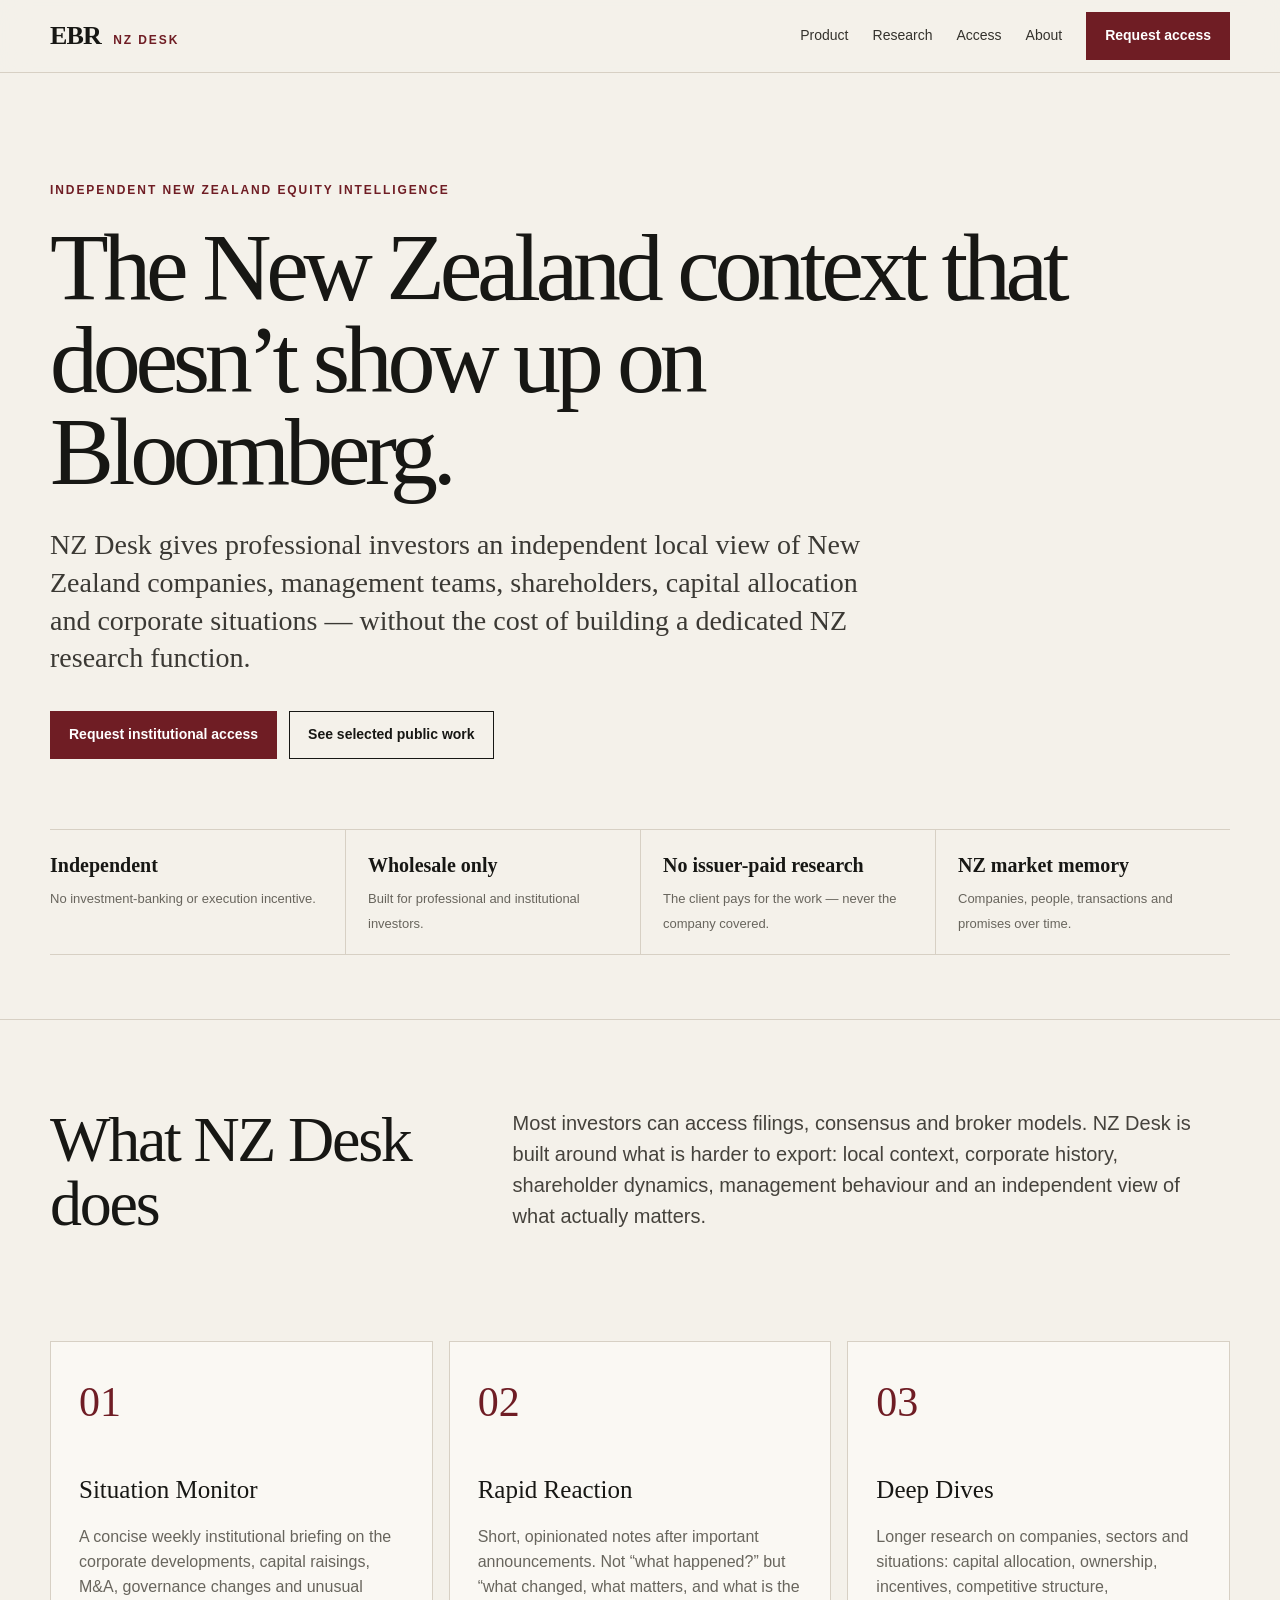
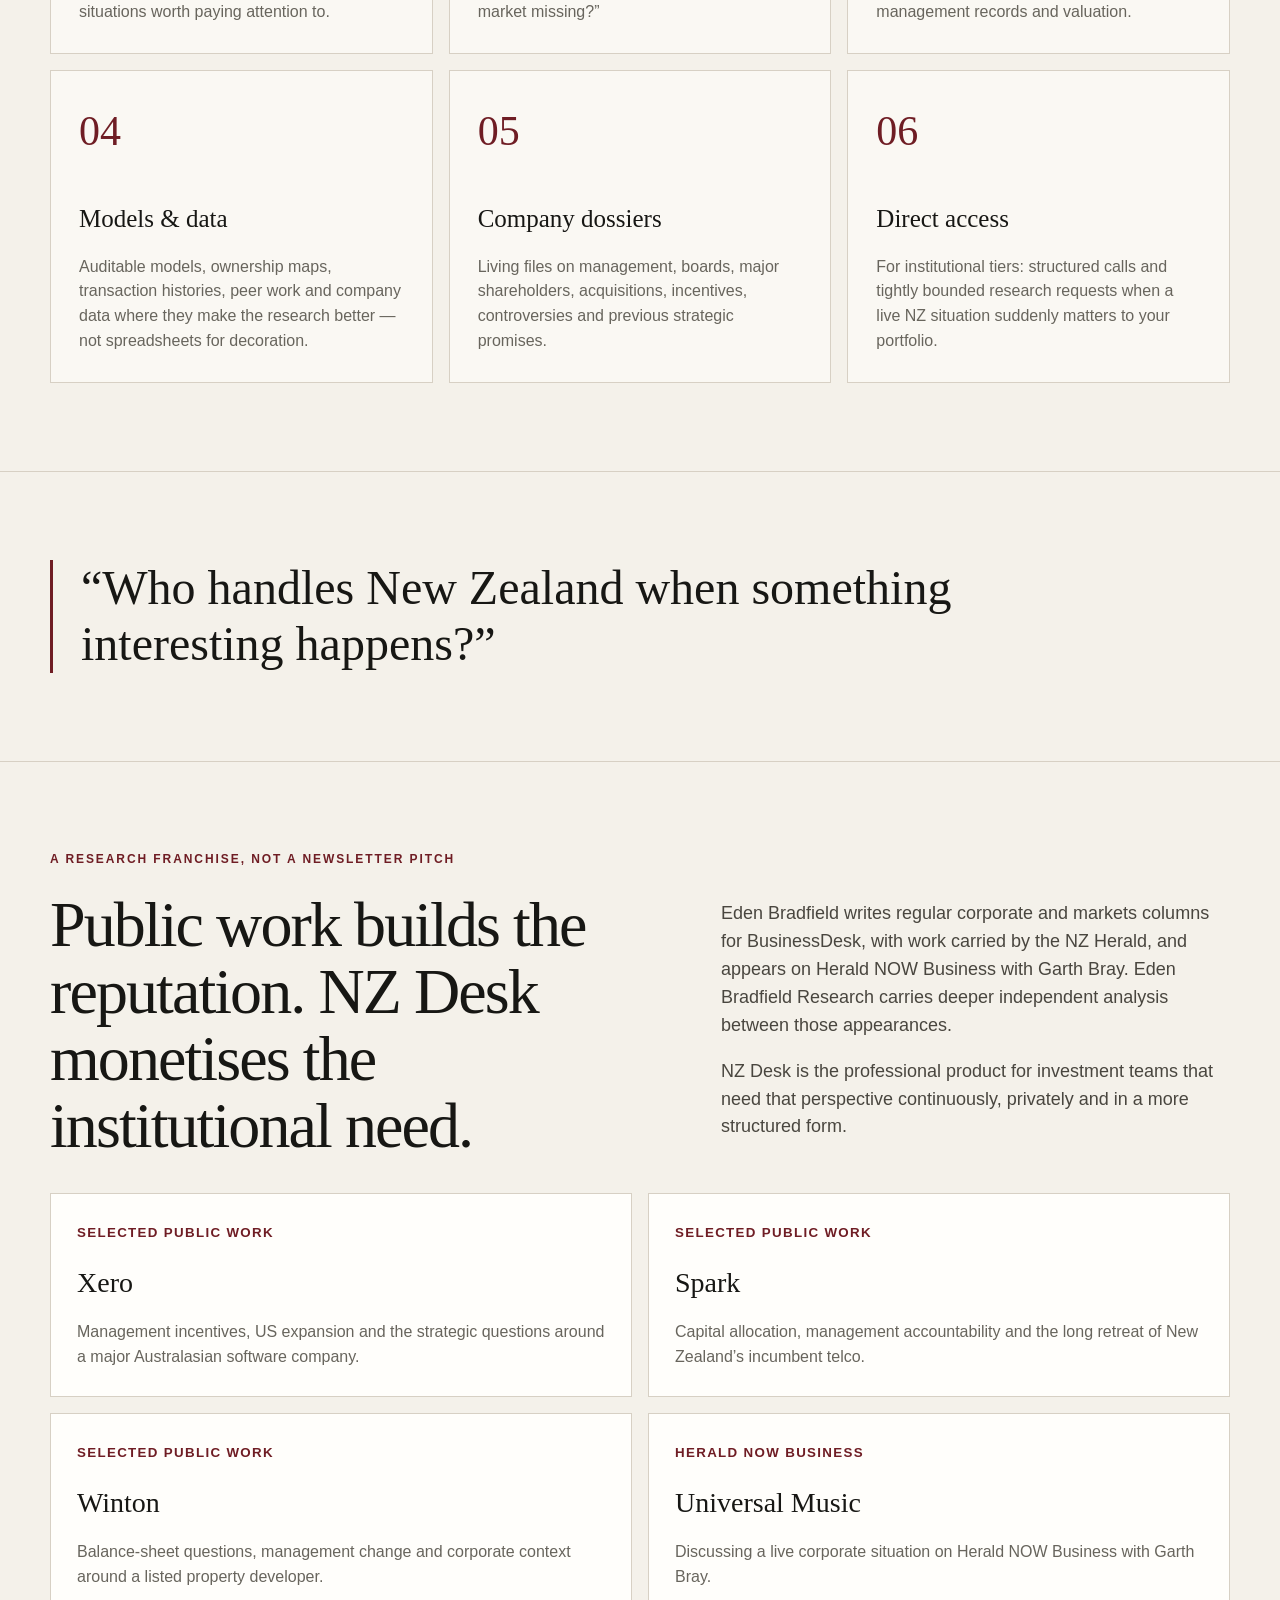
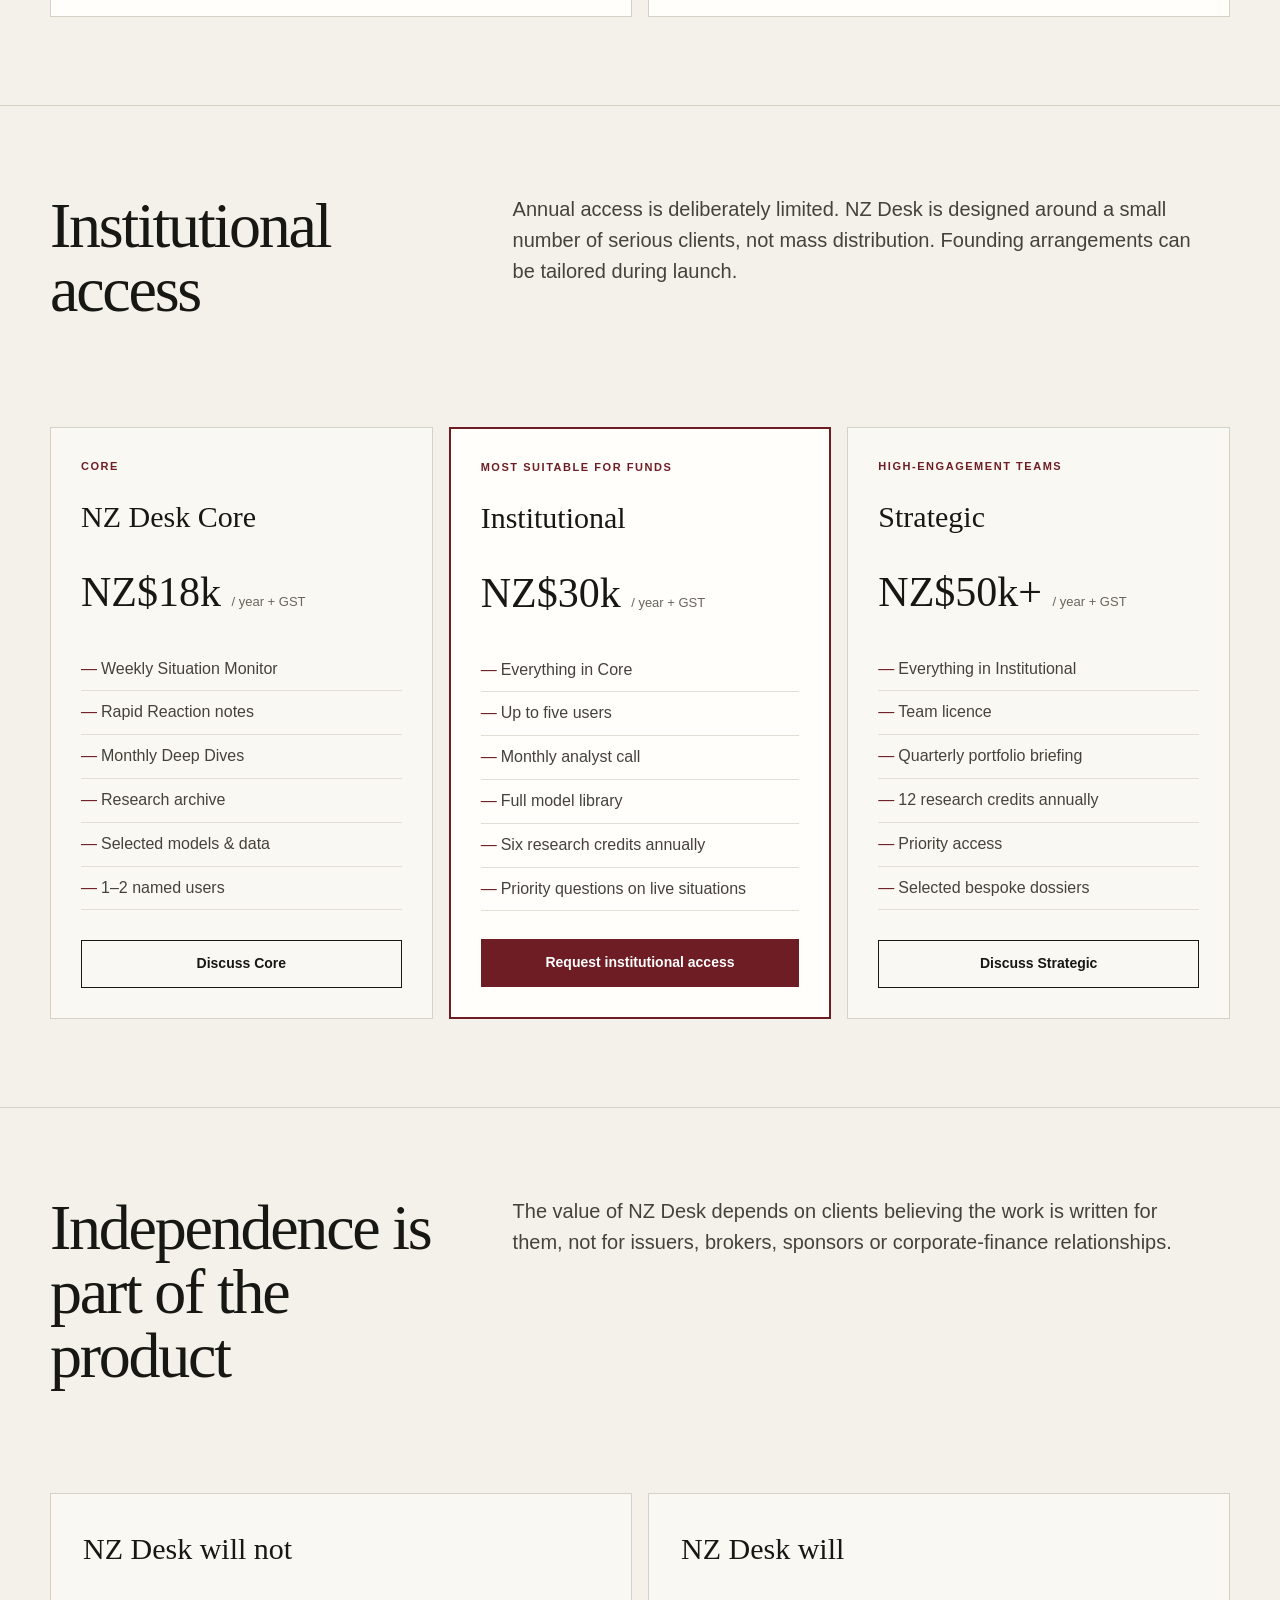
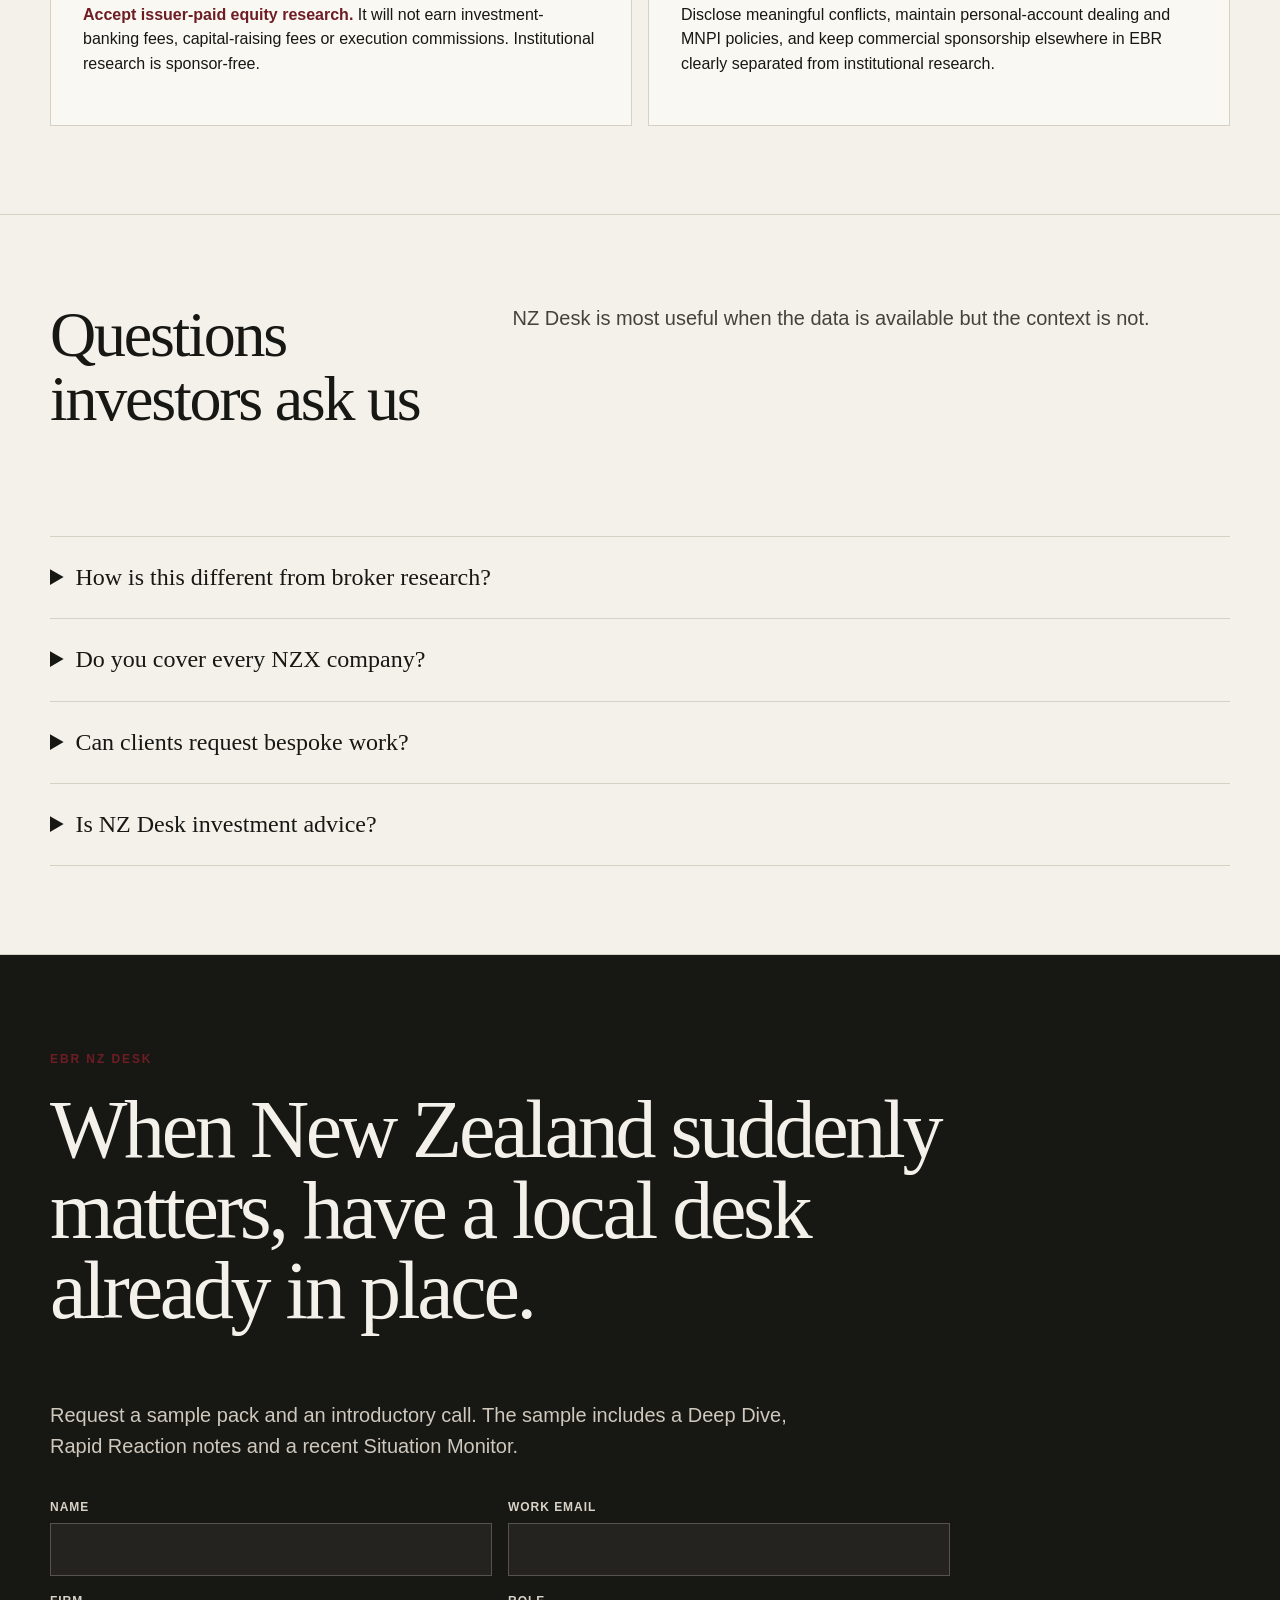
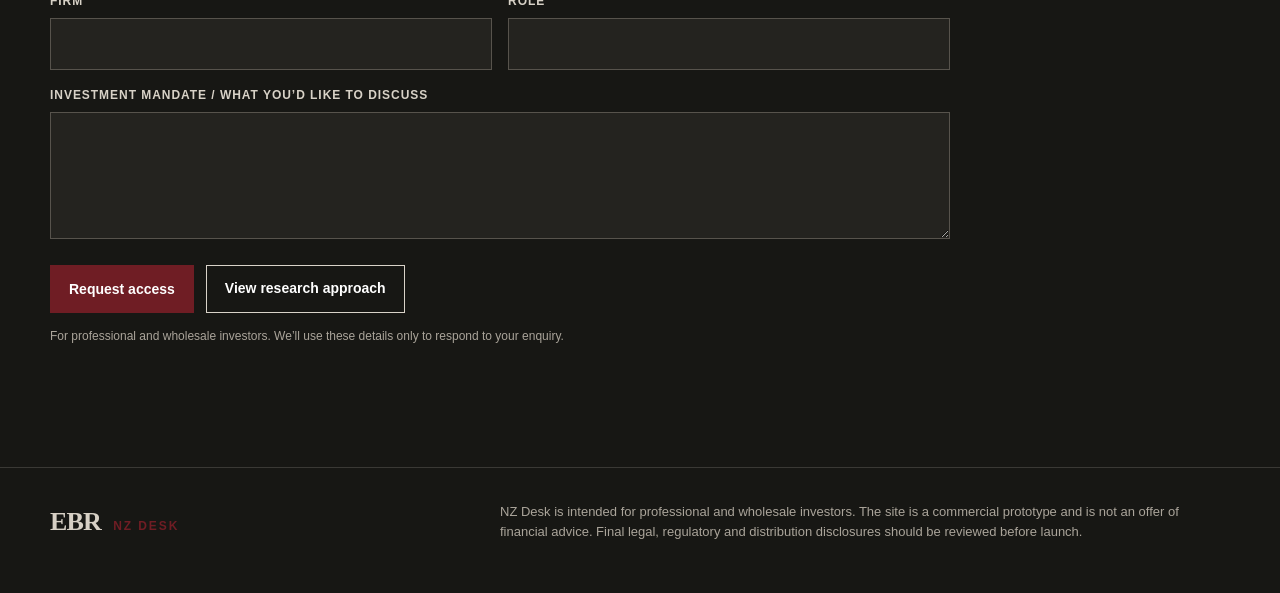
<file: index.html>
<!doctype html>
<html lang="en">
<head>
  <meta charset="utf-8" />
  <meta name="viewport" content="width=device-width, initial-scale=1" />
  <title>EBR NZ Desk — Independent New Zealand Equity Intelligence</title>
  <meta name="description" content="Independent New Zealand equity research and local market intelligence for global institutional investors." />
  <meta property="og:title" content="EBR NZ Desk" />
  <meta property="og:description" content="The New Zealand context that doesn’t show up on Bloomberg." />
  <link rel="stylesheet" href="styles.css" />
</head>
<body>
<header class="header">
  <div class="container nav">
    <a class="brand" href="index.html"><strong>EBR</strong><span>NZ Desk</span></a>
    <nav class="navlinks">
      <a href="#product">Product</a>
      <a href="research.html">Research</a>
      <a href="#pricing">Access</a>
      <a href="about.html">About</a>
      <a class="btn primary" href="#contact" data-contact>Request access</a>
    </nav>
    <button class="menu" aria-label="Open menu">☰</button>
  </div>
</header>

<main>
<section class="hero">
  <div class="container">
    <div class="eyebrow">Independent New Zealand equity intelligence</div>
    <h1>The New Zealand context that doesn’t show up on Bloomberg.</h1>
    <p class="lede">NZ Desk gives professional investors an independent local view of New Zealand companies, management teams, shareholders, capital allocation and corporate situations — without the cost of building a dedicated NZ research function.</p>
    <div class="hero-actions">
      <a class="btn primary" href="#contact" data-contact>Request institutional access</a>
      <a class="btn" href="research.html">See selected public work</a>
    </div>
    <div class="proofbar">
      <div class="proof"><strong>Independent</strong><span>No investment-banking or execution incentive.</span></div>
      <div class="proof"><strong>Wholesale only</strong><span>Built for professional and institutional investors.</span></div>
      <div class="proof"><strong>No issuer-paid research</strong><span>The client pays for the work — never the company covered.</span></div>
      <div class="proof"><strong>NZ market memory</strong><span>Companies, people, transactions and promises over time.</span></div>
    </div>
  </div>
</section>

<section class="section" id="product">
  <div class="container">
    <div class="section-head">
      <h2>What NZ Desk does</h2>
      <p>Most investors can access filings, consensus and broker models. NZ Desk is built around what is harder to export: local context, corporate history, shareholder dynamics, management behaviour and an independent view of what actually matters.</p>
    </div>
    <div class="grid-3">
      <article class="card"><div class="num">01</div><h3>Situation Monitor</h3><p>A concise weekly institutional briefing on the corporate developments, capital raisings, M&A, governance changes and unusual situations worth paying attention to.</p></article>
      <article class="card"><div class="num">02</div><h3>Rapid Reaction</h3><p>Short, opinionated notes after important announcements. Not “what happened?” but “what changed, what matters, and what is the market missing?”</p></article>
      <article class="card"><div class="num">03</div><h3>Deep Dives</h3><p>Longer research on companies, sectors and situations: capital allocation, ownership, incentives, competitive structure, management records and valuation.</p></article>
      <article class="card"><div class="num">04</div><h3>Models & data</h3><p>Auditable models, ownership maps, transaction histories, peer work and company data where they make the research better — not spreadsheets for decoration.</p></article>
      <article class="card"><div class="num">05</div><h3>Company dossiers</h3><p>Living files on management, boards, major shareholders, acquisitions, incentives, controversies and previous strategic promises.</p></article>
      <article class="card"><div class="num">06</div><h3>Direct access</h3><p>For institutional tiers: structured calls and tightly bounded research requests when a live NZ situation suddenly matters to your portfolio.</p></article>
    </div>
  </div>
</section>

<section class="section">
  <div class="container">
    <div class="quote">“Who handles New Zealand when something interesting happens?”</div>
  </div>
</section>

<section class="section">
  <div class="container media-strip">
    <div>
      <div class="eyebrow">A research franchise, not a newsletter pitch</div>
      <div class="big">Public work builds the reputation. NZ Desk monetises the institutional need.</div>
    </div>
    <div>
      <p>Eden Bradfield writes regular corporate and markets columns for BusinessDesk, with work carried by the NZ Herald, and appears on Herald NOW Business with Garth Bray. Eden Bradfield Research carries deeper independent analysis between those appearances.</p>
      <p>NZ Desk is the professional product for investment teams that need that perspective continuously, privately and in a more structured form.</p>
    </div>
  </div>
  <div class="container work-grid">
    <a class="work-card" href="https://edenbradfieldresearch.substack.com/p/hero-to-xero-to-zero-shares" target="_blank" rel="noreferrer"><small>Selected public work</small><h3>Xero</h3><p>Management incentives, US expansion and the strategic questions around a major Australasian software company.</p></a>
    <a class="work-card" href="https://edenbradfieldresearch.substack.com/p/spark-reefton-prada-aaa" target="_blank" rel="noreferrer"><small>Selected public work</small><h3>Spark</h3><p>Capital allocation, management accountability and the long retreat of New Zealand’s incumbent telco.</p></a>
    <a class="work-card" href="https://edenbradfieldresearch.substack.com/p/meehan-gone-michelin-economics-endeavour" target="_blank" rel="noreferrer"><small>Selected public work</small><h3>Winton</h3><p>Balance-sheet questions, management change and corporate context around a listed property developer.</p></a>
    <a class="work-card" href="https://www.linkedin.com/posts/garthbray_why-does-eden-bradfield-have-my-cash-in-a-activity-7467315464298188801-9F0q" target="_blank" rel="noreferrer"><small>Herald NOW Business</small><h3>Universal Music</h3><p>Discussing a live corporate situation on Herald NOW Business with Garth Bray.</p></a>
  </div>
</section>

<section class="section" id="pricing">
  <div class="container">
    <div class="section-head">
      <h2>Institutional access</h2>
      <p>Annual access is deliberately limited. NZ Desk is designed around a small number of serious clients, not mass distribution. Founding arrangements can be tailored during launch.</p>
    </div>
    <div class="pricing">
      <article class="price-card">
        <div class="tag">Core</div>
        <h3>NZ Desk Core</h3>
        <div class="price">NZ$18k <span>/ year + GST</span></div>
        <ul class="clean"><li>Weekly Situation Monitor</li><li>Rapid Reaction notes</li><li>Monthly Deep Dives</li><li>Research archive</li><li>Selected models & data</li><li>1–2 named users</li></ul>
        <a class="btn" href="#contact" data-contact>Discuss Core</a>
      </article>
      <article class="price-card featured">
        <div class="tag">Most suitable for funds</div>
        <h3>Institutional</h3>
        <div class="price">NZ$30k <span>/ year + GST</span></div>
        <ul class="clean"><li>Everything in Core</li><li>Up to five users</li><li>Monthly analyst call</li><li>Full model library</li><li>Six research credits annually</li><li>Priority questions on live situations</li></ul>
        <a class="btn primary" href="#contact" data-contact>Request institutional access</a>
      </article>
      <article class="price-card">
        <div class="tag">High-engagement teams</div>
        <h3>Strategic</h3>
        <div class="price">NZ$50k+ <span>/ year + GST</span></div>
        <ul class="clean"><li>Everything in Institutional</li><li>Team licence</li><li>Quarterly portfolio briefing</li><li>12 research credits annually</li><li>Priority access</li><li>Selected bespoke dossiers</li></ul>
        <a class="btn" href="#contact" data-contact>Discuss Strategic</a>
      </article>
    </div>
  </div>
</section>

<section class="section">
  <div class="container">
    <div class="section-head">
      <h2>Independence is part of the product</h2>
      <p>The value of NZ Desk depends on clients believing the work is written for them, not for issuers, brokers, sponsors or corporate-finance relationships.</p>
    </div>
    <div class="policy">
      <div class="policy-card"><h3>NZ Desk will not</h3><p><strong>Accept issuer-paid equity research.</strong> It will not earn investment-banking fees, capital-raising fees or execution commissions. Institutional research is sponsor-free.</p></div>
      <div class="policy-card"><h3>NZ Desk will</h3><p>Disclose meaningful conflicts, maintain personal-account dealing and MNPI policies, and keep commercial sponsorship elsewhere in EBR clearly separated from institutional research.</p></div>
    </div>
  </div>
</section>

<section class="section">
  <div class="container">
    <div class="section-head"><h2>Questions investors ask us</h2><p>NZ Desk is most useful when the data is available but the context is not.</p></div>
    <div class="faq">
      <details><summary>How is this different from broker research?</summary><p>Broker research is strong at forecasts, models and corporate access. NZ Desk is deliberately complementary: corporate history, ownership, capital allocation, management behaviour, special situations and an independent local interpretation without an execution incentive.</p></details>
      <details><summary>Do you cover every NZX company?</summary><p>No. Scarcity is deliberate. Coverage focuses on companies and situations where local knowledge, corporate memory and independent judgement can change the investment conclusion.</p></details>
      <details><summary>Can clients request bespoke work?</summary><p>Institutional and Strategic clients receive a bounded number of research credits. Larger custom diligence assignments are scoped and priced separately.</p></details>
      <details><summary>Is NZ Desk investment advice?</summary><p>The service is intended for professional/wholesale clients. Final legal and regulatory disclosures should be confirmed before deployment and cross-border distribution.</p></details>
    </div>
  </div>
</section>

<section class="cta" id="contact">
  <div class="container">
    <div class="eyebrow">EBR NZ Desk</div>
    <h2>When New Zealand suddenly matters, have a local desk already in place.</h2>
    <p>Request a sample pack and an introductory call. The sample includes a Deep Dive, Rapid Reaction notes and a recent Situation Monitor.</p>
    <form class="access-form" name="nz-desk-access" method="POST" data-netlify="true" netlify-honeypot="bot-field">
      <input type="hidden" name="form-name" value="nz-desk-access" />
      <p class="honeypot"><label>Don’t fill this out if you’re human: <input name="bot-field" /></label></p>
      <div class="form-grid">
        <label><span>Name</span><input type="text" name="name" required autocomplete="name" /></label>
        <label><span>Work email</span><input type="email" name="email" required autocomplete="email" /></label>
        <label><span>Firm</span><input type="text" name="firm" required autocomplete="organization" /></label>
        <label><span>Role</span><input type="text" name="role" autocomplete="organization-title" /></label>
      </div>
      <label class="full"><span>Investment mandate / what you’d like to discuss</span><textarea name="mandate" rows="4"></textarea></label>
      <div class="hero-actions"><button class="btn primary" type="submit">Request access</button><a class="btn" href="research.html">View research approach</a></div>
      <p class="form-note">For professional and wholesale investors. We’ll use these details only to respond to your enquiry.</p>
    </form>
  </div>
</section>
</main>

<footer class="footer">
  <div class="container footer-row">
    <div><a class="brand" href="index.html"><strong>EBR</strong><span>NZ Desk</span></a></div>
    <div class="footer-note">NZ Desk is intended for professional and wholesale investors. The site is a commercial prototype and is not an offer of financial advice. Final legal, regulatory and distribution disclosures should be reviewed before launch.</div>
  </div>
</footer>
<script src="script.js"></script>
</body>
</html>
</file>
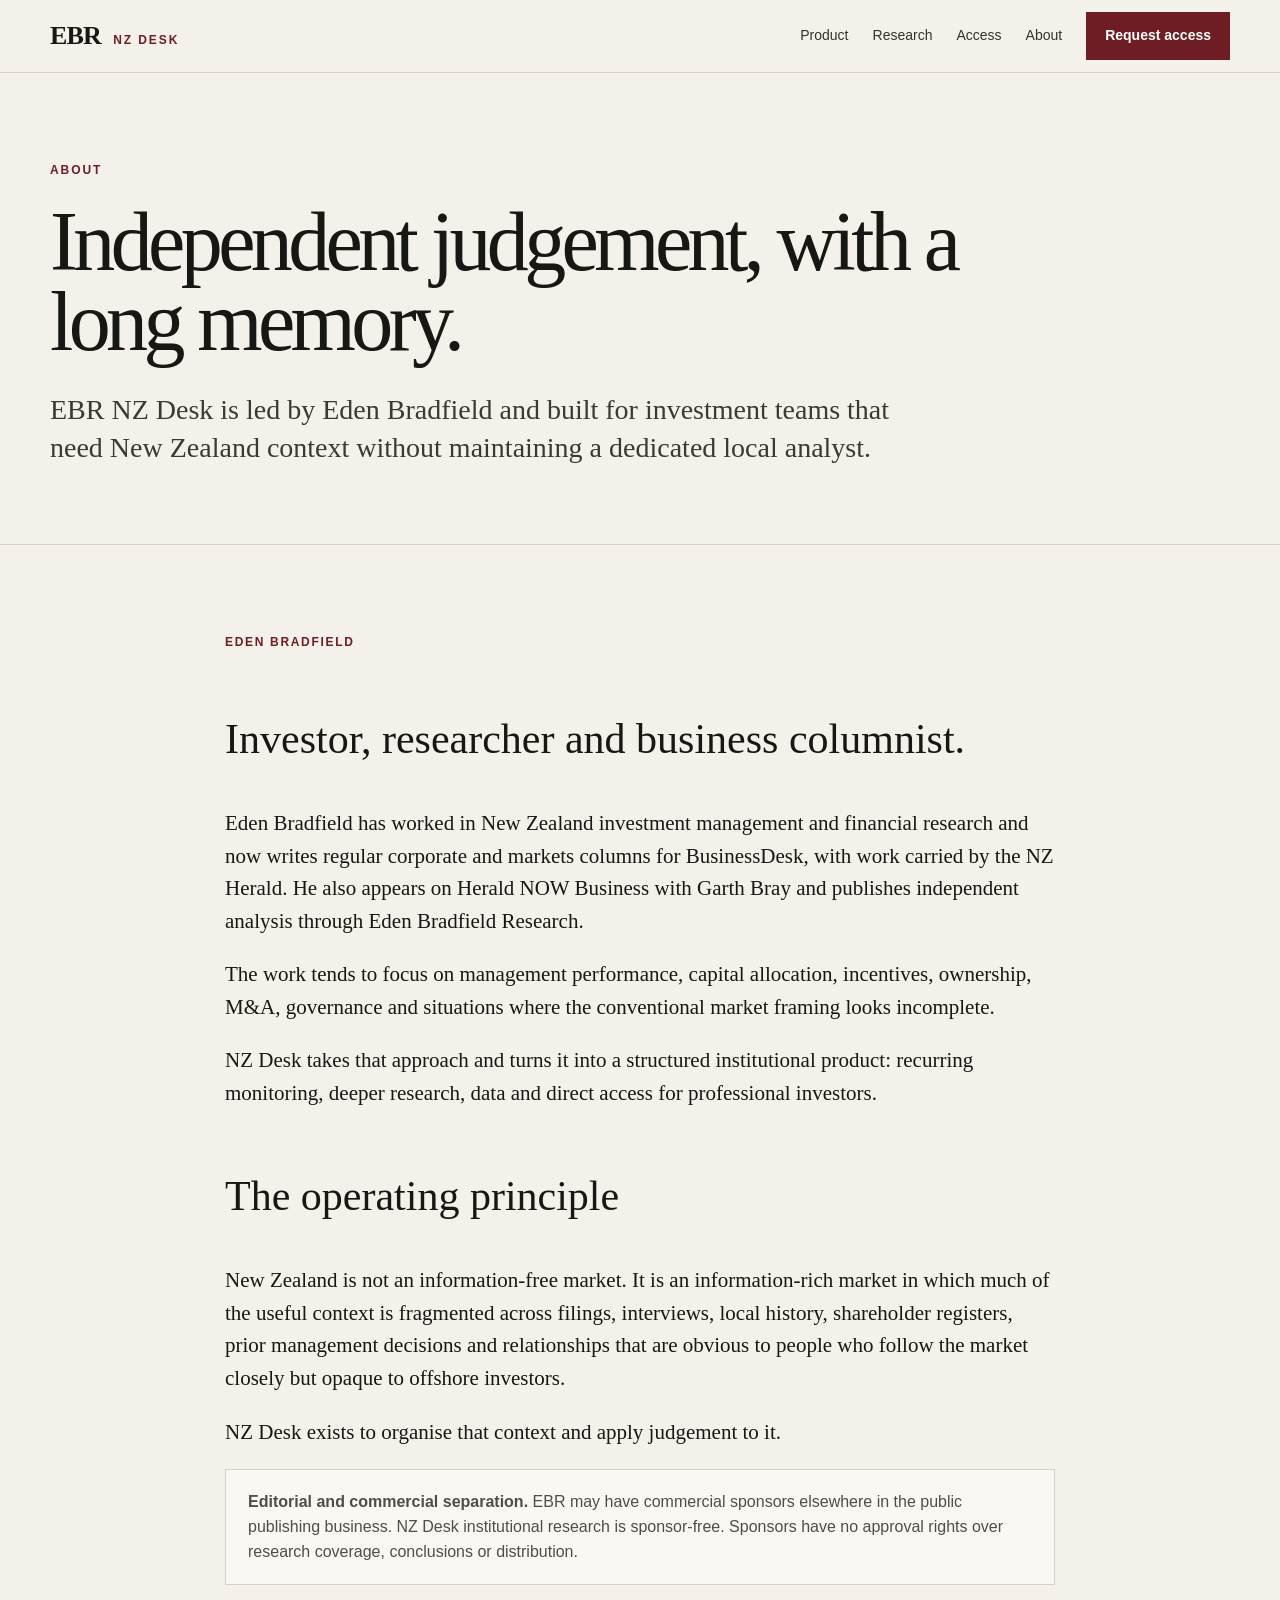
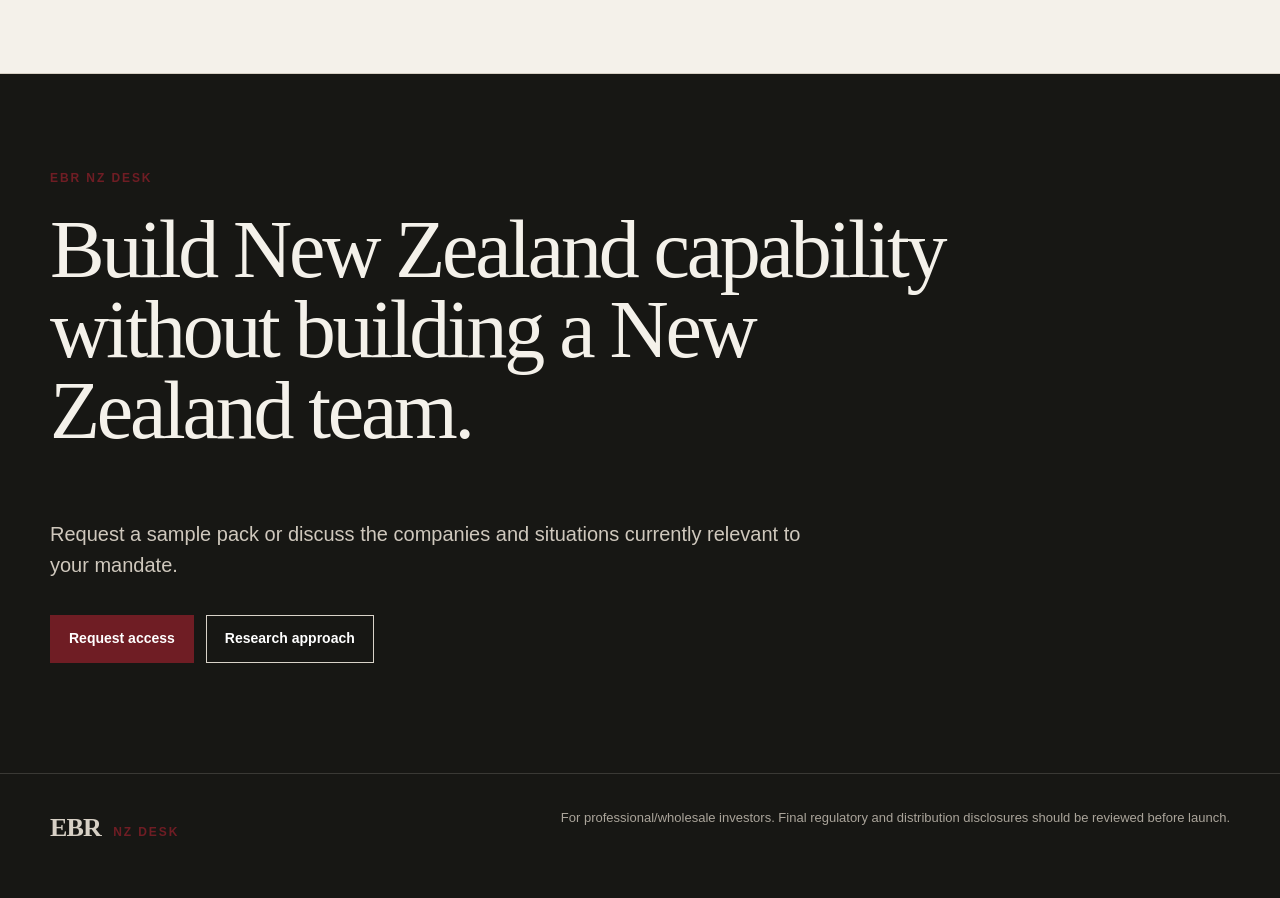
<file: about.html>
<!doctype html>
<html lang="en"><head><meta charset="utf-8"><meta name="viewport" content="width=device-width,initial-scale=1"><title>About — EBR NZ Desk</title><meta name="description" content="About Eden Bradfield and EBR NZ Desk."><link rel="stylesheet" href="styles.css"></head>
<body>
<header class="header"><div class="container nav"><a class="brand" href="index.html"><strong>EBR</strong><span>NZ Desk</span></a><nav class="navlinks"><a href="index.html#product">Product</a><a href="research.html">Research</a><a href="index.html#pricing">Access</a><a href="about.html">About</a><a class="btn primary" href="#" data-contact>Request access</a></nav><button class="menu">☰</button></div></header>
<main>
<section class="page-hero"><div class="container"><div class="eyebrow">About</div><h1>Independent judgement, with a long memory.</h1><p class="lede">EBR NZ Desk is led by Eden Bradfield and built for investment teams that need New Zealand context without maintaining a dedicated local analyst.</p></div></section>
<section class="section"><div class="container editorial">
<div class="kicker">Eden Bradfield</div>
<h2>Investor, researcher and business columnist.</h2>
<p>Eden Bradfield has worked in New Zealand investment management and financial research and now writes regular corporate and markets columns for BusinessDesk, with work carried by the NZ Herald. He also appears on Herald NOW Business with Garth Bray and publishes independent analysis through Eden Bradfield Research.</p>
<p>The work tends to focus on management performance, capital allocation, incentives, ownership, M&A, governance and situations where the conventional market framing looks incomplete.</p>
<p>NZ Desk takes that approach and turns it into a structured institutional product: recurring monitoring, deeper research, data and direct access for professional investors.</p>
<h2>The operating principle</h2>
<p>New Zealand is not an information-free market. It is an information-rich market in which much of the useful context is fragmented across filings, interviews, local history, shareholder registers, prior management decisions and relationships that are obvious to people who follow the market closely but opaque to offshore investors.</p>
<p>NZ Desk exists to organise that context and apply judgement to it.</p>
<div class="notice"><strong>Editorial and commercial separation.</strong> EBR may have commercial sponsors elsewhere in the public publishing business. NZ Desk institutional research is sponsor-free. Sponsors have no approval rights over research coverage, conclusions or distribution.</div>
</div></section>
<section class="cta"><div class="container"><div class="eyebrow">EBR NZ Desk</div><h2>Build New Zealand capability without building a New Zealand team.</h2><p>Request a sample pack or discuss the companies and situations currently relevant to your mandate.</p><div class="hero-actions"><a class="btn primary" href="#" data-contact>Request access</a><a class="btn" href="research.html">Research approach</a></div></div></section>
</main><footer class="footer"><div class="container footer-row"><div><a class="brand" href="index.html"><strong>EBR</strong><span>NZ Desk</span></a></div><div class="footer-note">For professional/wholesale investors. Final regulatory and distribution disclosures should be reviewed before launch.</div></div></footer><script src="script.js"></script></body></html>
</file>
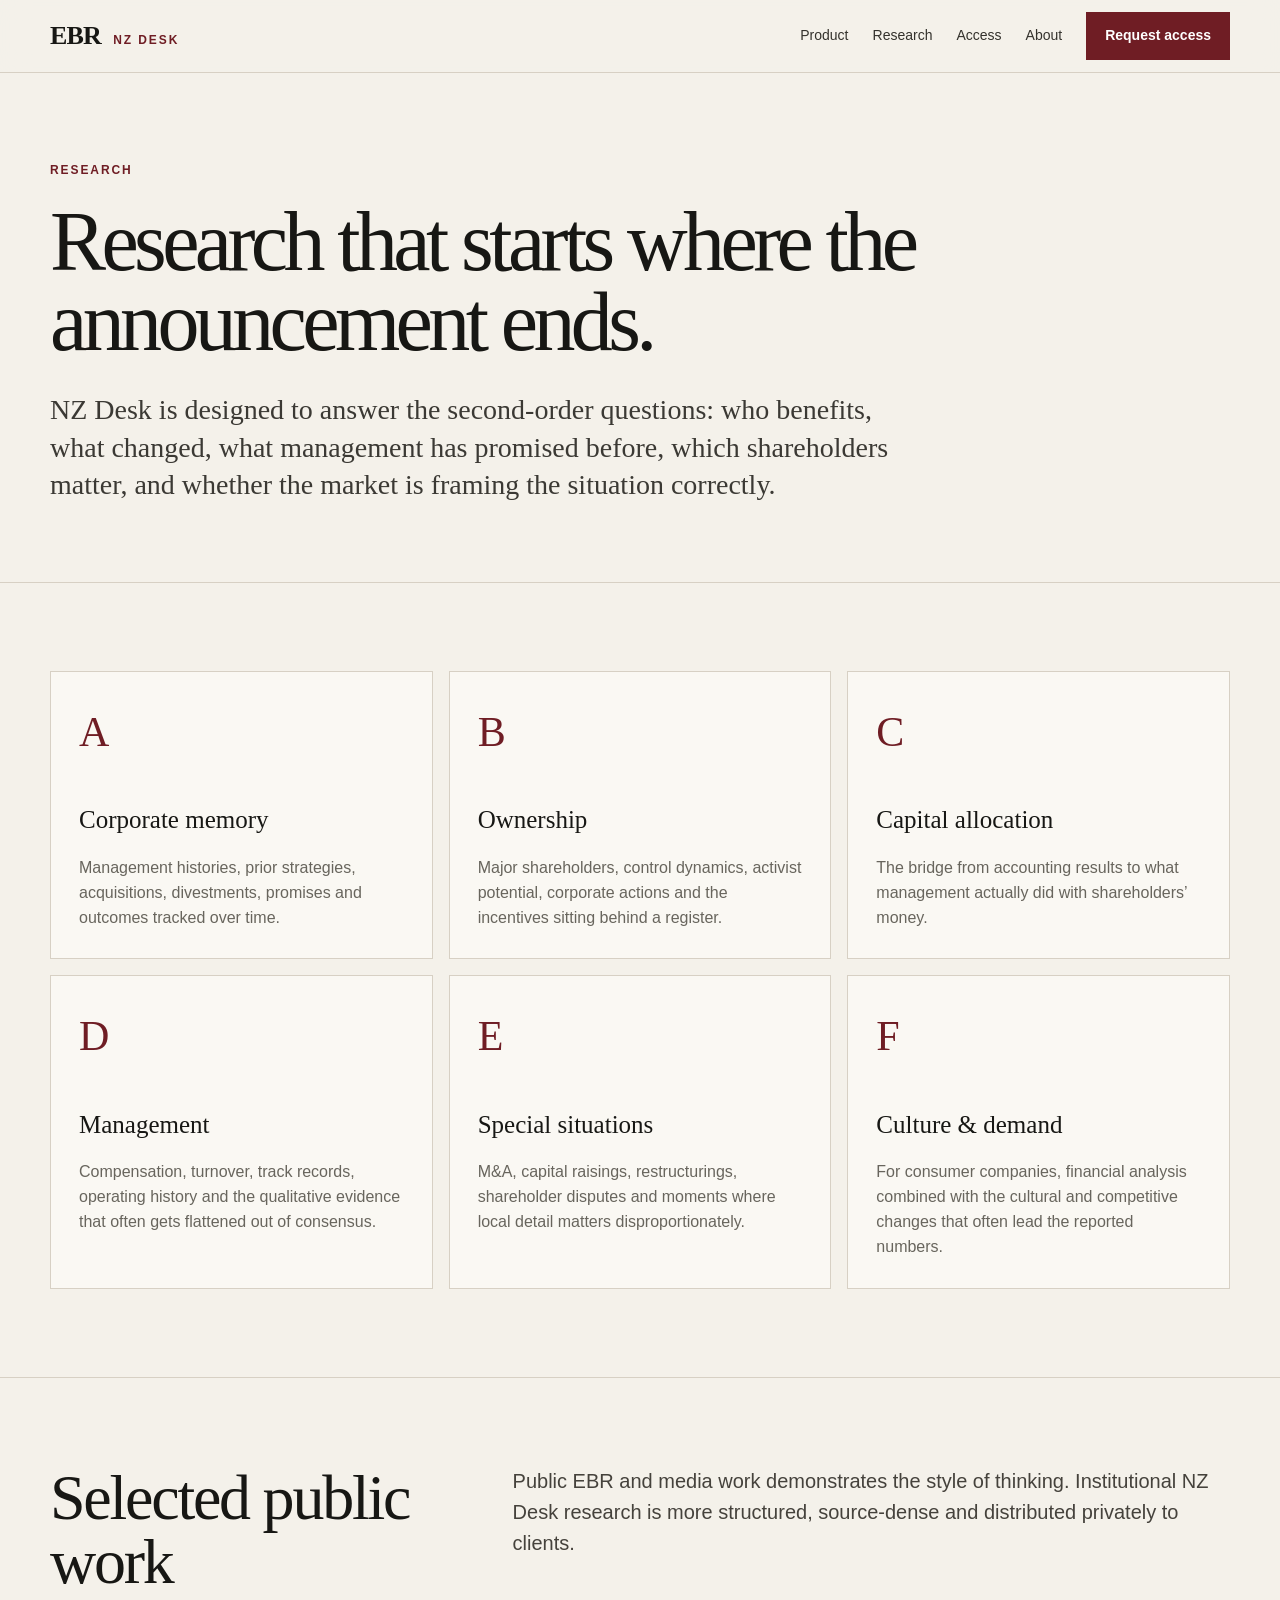
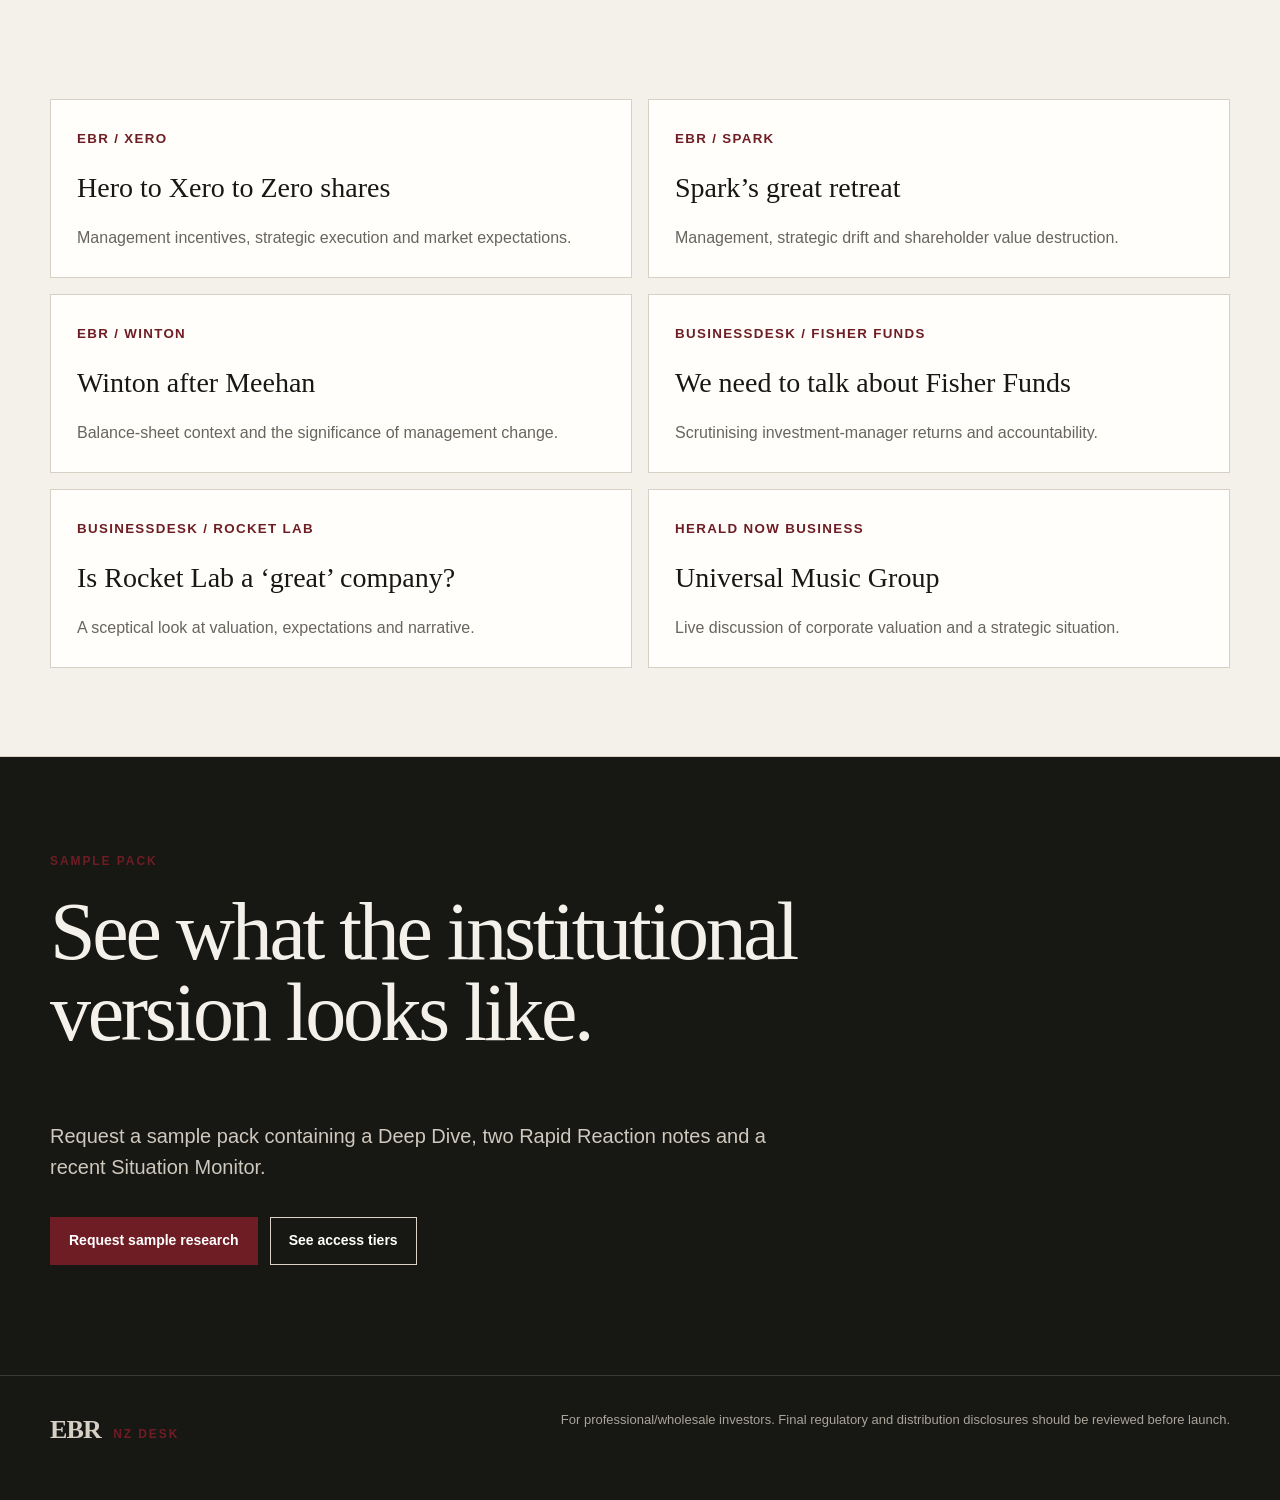
<file: research.html>
<!doctype html>
<html lang="en"><head><meta charset="utf-8"><meta name="viewport" content="width=device-width,initial-scale=1"><title>Research — EBR NZ Desk</title><meta name="description" content="Research approach and selected public work from EBR NZ Desk."><link rel="stylesheet" href="styles.css"></head>
<body>
<header class="header"><div class="container nav"><a class="brand" href="index.html"><strong>EBR</strong><span>NZ Desk</span></a><nav class="navlinks"><a href="index.html#product">Product</a><a href="research.html">Research</a><a href="index.html#pricing">Access</a><a href="about.html">About</a><a class="btn primary" href="#" data-contact>Request access</a></nav><button class="menu">☰</button></div></header>
<main>
<section class="page-hero"><div class="container"><div class="eyebrow">Research</div><h1>Research that starts where the announcement ends.</h1><p class="lede">NZ Desk is designed to answer the second-order questions: who benefits, what changed, what management has promised before, which shareholders matter, and whether the market is framing the situation correctly.</p></div></section>
<section class="section"><div class="container"><div class="grid-3">
<article class="card"><div class="num">A</div><h3>Corporate memory</h3><p>Management histories, prior strategies, acquisitions, divestments, promises and outcomes tracked over time.</p></article>
<article class="card"><div class="num">B</div><h3>Ownership</h3><p>Major shareholders, control dynamics, activist potential, corporate actions and the incentives sitting behind a register.</p></article>
<article class="card"><div class="num">C</div><h3>Capital allocation</h3><p>The bridge from accounting results to what management actually did with shareholders’ money.</p></article>
<article class="card"><div class="num">D</div><h3>Management</h3><p>Compensation, turnover, track records, operating history and the qualitative evidence that often gets flattened out of consensus.</p></article>
<article class="card"><div class="num">E</div><h3>Special situations</h3><p>M&A, capital raisings, restructurings, shareholder disputes and moments where local detail matters disproportionately.</p></article>
<article class="card"><div class="num">F</div><h3>Culture & demand</h3><p>For consumer companies, financial analysis combined with the cultural and competitive changes that often lead the reported numbers.</p></article>
</div></div></section>
<section class="section"><div class="container"><div class="section-head"><h2>Selected public work</h2><p>Public EBR and media work demonstrates the style of thinking. Institutional NZ Desk research is more structured, source-dense and distributed privately to clients.</p></div><div class="work-grid">
<a class="work-card" href="https://edenbradfieldresearch.substack.com/p/hero-to-xero-to-zero-shares" target="_blank" rel="noreferrer"><small>EBR / Xero</small><h3>Hero to Xero to Zero shares</h3><p>Management incentives, strategic execution and market expectations.</p></a>
<a class="work-card" href="https://edenbradfieldresearch.substack.com/p/spark-reefton-prada-aaa" target="_blank" rel="noreferrer"><small>EBR / Spark</small><h3>Spark’s great retreat</h3><p>Management, strategic drift and shareholder value destruction.</p></a>
<a class="work-card" href="https://edenbradfieldresearch.substack.com/p/meehan-gone-michelin-economics-endeavour" target="_blank" rel="noreferrer"><small>EBR / Winton</small><h3>Winton after Meehan</h3><p>Balance-sheet context and the significance of management change.</p></a>
<a class="work-card" href="https://www.linkedin.com/posts/businessdesknz_we-need-to-talk-about-fisher-funds-activity-7448488452716707841-XWfv" target="_blank" rel="noreferrer"><small>BusinessDesk / Fisher Funds</small><h3>We need to talk about Fisher Funds</h3><p>Scrutinising investment-manager returns and accountability.</p></a>
<a class="work-card" href="https://www.linkedin.com/posts/businessdesknz_is-rocket-lab-a-great-company-mmmm-activity-7423127275828592640-xRp8" target="_blank" rel="noreferrer"><small>BusinessDesk / Rocket Lab</small><h3>Is Rocket Lab a ‘great’ company?</h3><p>A sceptical look at valuation, expectations and narrative.</p></a>
<a class="work-card" href="https://www.linkedin.com/posts/garthbray_why-does-eden-bradfield-have-my-cash-in-a-activity-7467315464298188801-9F0q" target="_blank" rel="noreferrer"><small>Herald NOW Business</small><h3>Universal Music Group</h3><p>Live discussion of corporate valuation and a strategic situation.</p></a>
</div></div></section>
<section class="cta"><div class="container"><div class="eyebrow">Sample pack</div><h2>See what the institutional version looks like.</h2><p>Request a sample pack containing a Deep Dive, two Rapid Reaction notes and a recent Situation Monitor.</p><div class="hero-actions"><a class="btn primary" href="#" data-contact>Request sample research</a><a class="btn" href="index.html#pricing">See access tiers</a></div></div></section>
</main><footer class="footer"><div class="container footer-row"><div><a class="brand" href="index.html"><strong>EBR</strong><span>NZ Desk</span></a></div><div class="footer-note">For professional/wholesale investors. Final regulatory and distribution disclosures should be reviewed before launch.</div></div></footer><script src="script.js"></script></body></html>
</file>
<file: styles.css>
:root {
  --paper: #f4f1ea;
  --ink: #171714;
  --muted: #68655d;
  --line: #d7d0c4;
  --accent: #6f1d24;
  --accent-dark: #4f1218;
  --card: #faf8f3;
  --white: #fffefb;
}
* { box-sizing: border-box; }
html { scroll-behavior: smooth; }
body {
  margin: 0;
  background: var(--paper);
  color: var(--ink);
  font-family: Inter, ui-sans-serif, -apple-system, BlinkMacSystemFont, "Segoe UI", sans-serif;
  line-height: 1.55;
  -webkit-font-smoothing: antialiased;
}
a { color: inherit; }
.container { width: min(1180px, calc(100% - 40px)); margin: 0 auto; }
.header {
  position: sticky; top: 0; z-index: 30;
  backdrop-filter: blur(14px);
  background: rgba(244,241,234,.92);
  border-bottom: 1px solid var(--line);
}
.nav { min-height: 72px; display:flex; align-items:center; justify-content:space-between; gap:24px; }
.brand { display:flex; align-items:baseline; gap:12px; text-decoration:none; white-space:nowrap; }
.brand strong { font-family: Georgia, 'Times New Roman', serif; font-size: 26px; letter-spacing:-.03em; }
.brand span { color: var(--accent); font-size: 12px; letter-spacing:.16em; text-transform:uppercase; font-weight:800; }
.navlinks { display:flex; gap:24px; align-items:center; font-size:14px; }
.navlinks a { text-decoration:none; color:#34322d; }
.navlinks a:hover { color:var(--accent); }
.btn { display:inline-flex; align-items:center; justify-content:center; gap:8px; border:1px solid var(--ink); padding:12px 18px; text-decoration:none; font-weight:700; font-size:14px; transition:.2s ease; cursor:pointer; background:transparent; color:var(--ink); }
.btn:hover { transform:translateY(-1px); }
.btn.primary { background:var(--accent); border-color:var(--accent); color:white; }
.btn.primary:hover { background:var(--accent-dark); border-color:var(--accent-dark); }
.menu { display:none; border:0; background:none; font-size:22px; }
.hero { padding: 108px 0 64px; border-bottom:1px solid var(--line); }
.eyebrow { font-size:12px; letter-spacing:.16em; text-transform:uppercase; font-weight:800; color:var(--accent); margin-bottom:22px; }
h1,h2,h3 { font-family: Georgia, 'Times New Roman', serif; font-weight:500; margin-top:0; }
h1 { font-size: clamp(52px, 8vw, 96px); line-height:.96; letter-spacing:-.055em; max-width:1030px; margin-bottom:28px; }
.lede { font-size:clamp(20px, 2.5vw, 28px); max-width:850px; color:#3b3934; font-family:Georgia, 'Times New Roman', serif; line-height:1.35; }
.hero-actions { display:flex; gap:12px; flex-wrap:wrap; margin-top:34px; }
.proofbar { display:grid; grid-template-columns:repeat(4,1fr); border-top:1px solid var(--line); border-bottom:1px solid var(--line); margin-top:70px; }
.proof { padding:20px 18px 18px 0; min-height:95px; }
.proof + .proof { border-left:1px solid var(--line); padding-left:22px; }
.proof strong { display:block; font-family:Georgia, 'Times New Roman', serif; font-size:20px; margin-bottom:5px; }
.proof span { color:var(--muted); font-size:13px; }
.section { padding:88px 0; border-bottom:1px solid var(--line); }
.section-head { display:grid; grid-template-columns:.8fr 1.5fr; gap:80px; margin-bottom:52px; }
.section-head h2 { font-size:clamp(38px,5vw,64px); line-height:1; letter-spacing:-.035em; }
.section-head p { font-size:20px; color:#45423c; max-width:700px; margin:0; }
.grid-3 { display:grid; grid-template-columns:repeat(3,1fr); gap:16px; }
.card { background:var(--card); border:1px solid var(--line); padding:28px; min-height:260px; }
.card .num { font-family:Georgia,serif; font-size:42px; color:var(--accent); margin-bottom:36px; }
.card h3 { font-size:25px; margin-bottom:12px; }
.card p { color:var(--muted); margin-bottom:0; }
.quote { border-left:3px solid var(--accent); padding-left:28px; font-family:Georgia,serif; font-size:clamp(28px,4vw,48px); line-height:1.18; max-width:980px; }
.media-strip { display:grid; grid-template-columns:1.2fr 1fr; gap:60px; align-items:end; }
.media-strip .big { font-family:Georgia,serif; font-size:clamp(38px,5vw,64px); line-height:1.05; letter-spacing:-.03em; }
.media-strip p { font-size:18px; color:#49463f; }
.work-grid { display:grid; grid-template-columns:repeat(2,1fr); gap:16px; margin-top:34px; }
.work-card { background:var(--white); border:1px solid var(--line); padding:26px; text-decoration:none; display:block; transition:.2s ease; }
.work-card:hover { transform:translateY(-2px); border-color:#aaa195; }
.work-card small { color:var(--accent); font-weight:800; text-transform:uppercase; letter-spacing:.1em; }
.work-card h3 { font-size:28px; margin:16px 0 10px; }
.work-card p { color:var(--muted); margin-bottom:0; }
.pricing { display:grid; grid-template-columns:repeat(3,1fr); gap:16px; }
.price-card { border:1px solid var(--line); background:var(--card); padding:30px; display:flex; flex-direction:column; min-height:520px; }
.price-card.featured { border:2px solid var(--accent); background:var(--white); }
.price-card .tag { font-size:11px; letter-spacing:.14em; text-transform:uppercase; color:var(--accent); font-weight:900; min-height:28px; }
.price-card h3 { font-size:30px; margin:8px 0 10px; }
.price { font-family:Georgia,serif; font-size:42px; margin:10px 0 22px; }
.price span { font-family:Inter,sans-serif; font-size:13px; color:var(--muted); }
ul.clean { list-style:none; padding:0; margin:0 0 28px; }
ul.clean li { padding:9px 0 9px 20px; border-bottom:1px solid #e3ded5; position:relative; color:#45423c; }
ul.clean li::before { content:'—'; position:absolute; left:0; color:var(--accent); }
.price-card .btn { margin-top:auto; }
.policy { display:grid; grid-template-columns:1fr 1fr; gap:16px; }
.policy-card { border:1px solid var(--line); padding:32px; background:var(--card); }
.policy-card h3 { font-size:30px; }
.policy-card strong { color:var(--accent); }
.faq { display:grid; gap:0; border-top:1px solid var(--line); }
details { border-bottom:1px solid var(--line); padding:22px 0; }
summary { cursor:pointer; font-family:Georgia,serif; font-size:24px; }
details p { max-width:800px; color:var(--muted); }
.cta { padding:95px 0 110px; background:var(--ink); color:var(--paper); }
.cta h2 { font-size:clamp(46px,7vw,82px); line-height:.98; letter-spacing:-.04em; max-width:900px; }
.cta p { color:#cfc8bd; font-size:20px; max-width:760px; }
.cta .btn { border-color:#d9d3c9; color:#fff; }
.cta .btn.primary { border-color:var(--accent); }
.footer { background:var(--ink); color:#aaa49a; border-top:1px solid #3a3935; padding:34px 0 50px; font-size:13px; }
.footer-row { display:flex; justify-content:space-between; gap:20px; align-items:flex-start; }
.footer a { color:#d7d0c5; text-decoration:none; }
.footer-note { max-width:730px; }
.page-hero { padding:88px 0 50px; border-bottom:1px solid var(--line); }
.page-hero h1 { font-size:clamp(50px,7vw,84px); }
.byline { color:var(--muted); font-size:16px; }
.editorial { max-width:830px; margin:0 auto; }
.editorial h2 { font-size:42px; margin-top:55px; }
.editorial p { font-family:Georgia,serif; font-size:21px; }
.kicker { color:var(--accent); font-weight:800; font-size:12px; letter-spacing:.14em; text-transform:uppercase; }
.notice { border:1px solid var(--line); background:var(--card); padding:20px 22px; color:#504d47; }
@media (max-width: 860px) {
  .navlinks { display:none; position:absolute; top:72px; left:0; right:0; padding:22px 20px 28px; background:var(--paper); border-bottom:1px solid var(--line); flex-direction:column; align-items:flex-start; }
  .navlinks.open { display:flex; }
  .menu { display:block; }
  .hero { padding-top:72px; }
  .proofbar, .grid-3, .pricing, .policy, .work-grid, .media-strip, .section-head { grid-template-columns:1fr; }
  .proof + .proof { border-left:0; border-top:1px solid var(--line); padding-left:0; }
  .proof { min-height:auto; }
  .section-head { gap:18px; }
  .section { padding:64px 0; }
  .price-card { min-height:auto; }
  .footer-row { flex-direction:column; }
}
@media (max-width: 520px) {
  .container { width:min(100% - 26px, 1180px); }
  .brand strong { font-size:22px; }
  .brand span { font-size:10px; }
  h1 { font-size:54px; }
  .hero-actions .btn { width:100%; }
  .card, .price-card, .policy-card { padding:22px; }
}

.access-form { margin-top:36px; max-width:900px; }
.form-grid { display:grid; grid-template-columns:repeat(2, minmax(0,1fr)); gap:16px; }
.access-form label { display:block; }
.access-form label span { display:block; margin-bottom:7px; color:#d8d2c7; font-size:12px; font-weight:800; letter-spacing:.08em; text-transform:uppercase; }
.access-form input, .access-form textarea { width:100%; border:1px solid #57534c; background:#24231f; color:#fff; padding:13px 14px; font:inherit; border-radius:0; }
.access-form input:focus, .access-form textarea:focus { outline:2px solid var(--accent); outline-offset:1px; border-color:transparent; }
.access-form .full { margin-top:16px; }
.access-form .hero-actions { margin-top:18px; }
.form-note { font-size:12px !important; color:#aaa49a !important; margin-top:14px; }
.honeypot { position:absolute !important; left:-9999px !important; width:1px !important; height:1px !important; overflow:hidden !important; }
@media (max-width: 620px) { .form-grid { grid-template-columns:1fr; } }
</file>
